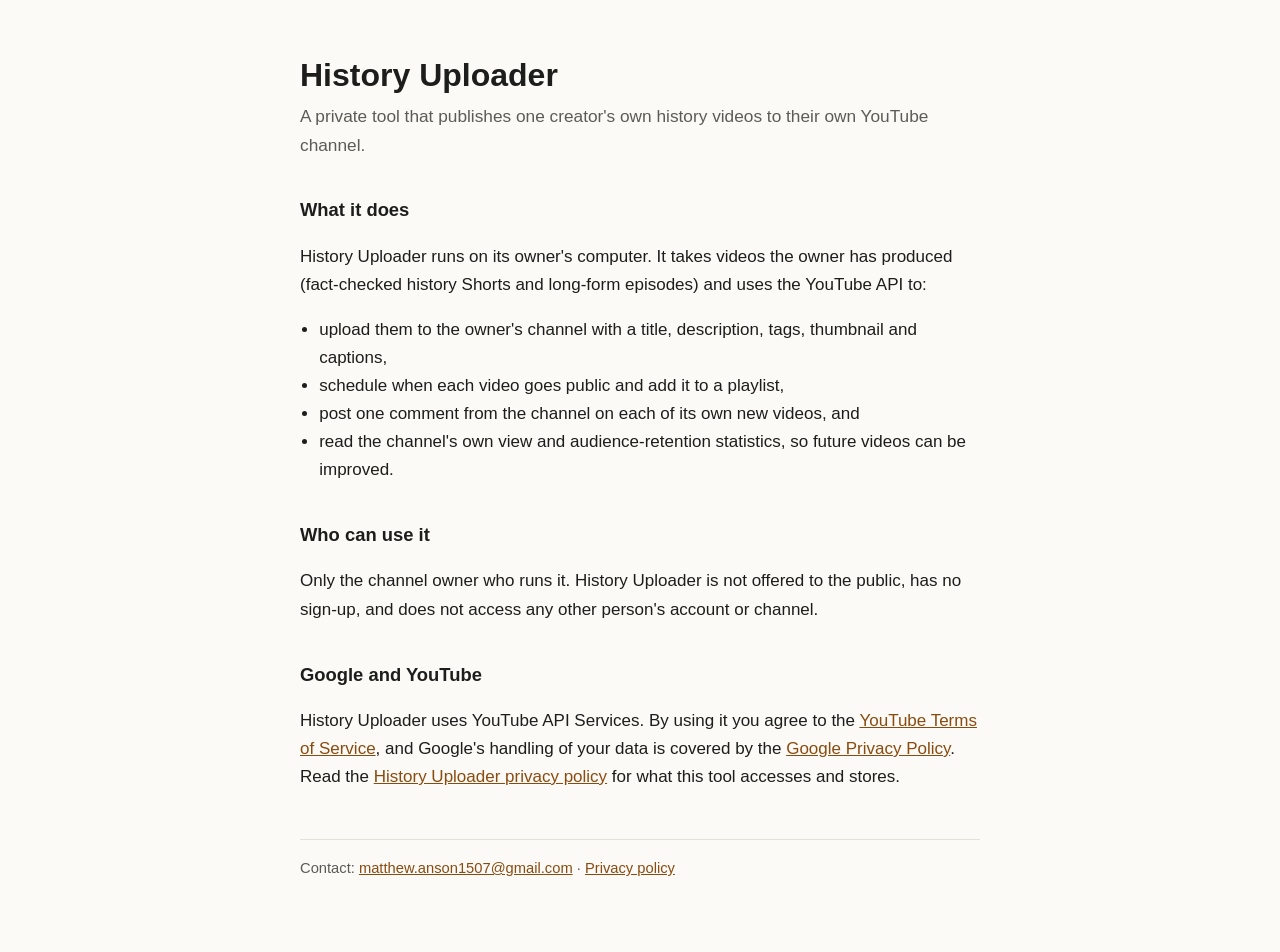
<file: index.html>
<!doctype html>
<html lang="en">
<head>
  <meta charset="utf-8">
  <meta name="viewport" content="width=device-width, initial-scale=1">
  <title>History Uploader</title>
  <meta name="description" content="History Uploader is a private tool that publishes one channel owner's own history videos to their own YouTube channel.">
  <link rel="stylesheet" href="style.css">
</head>
<body>
<main>
  <h1>History Uploader</h1>
  <p class="lede">A private tool that publishes one creator's own history videos to their own YouTube channel.</p>

  <h2>What it does</h2>
  <p>History Uploader runs on its owner's computer. It takes videos the owner has produced (fact-checked history
  Shorts and long-form episodes) and uses the YouTube API to:</p>
  <ul>
    <li>upload them to the owner's channel with a title, description, tags, thumbnail and captions,</li>
    <li>schedule when each video goes public and add it to a playlist,</li>
    <li>post one comment from the channel on each of its own new videos, and</li>
    <li>read the channel's own view and audience-retention statistics, so future videos can be improved.</li>
  </ul>

  <h2>Who can use it</h2>
  <p>Only the channel owner who runs it. History Uploader is not offered to the public, has no sign-up, and does not
  access any other person's account or channel.</p>

  <h2>Google and YouTube</h2>
  <p>History Uploader uses YouTube API Services. By using it you agree to the
  <a href="https://www.youtube.com/t/terms">YouTube Terms of Service</a>, and Google's handling of your data is
  covered by the <a href="https://policies.google.com/privacy">Google Privacy Policy</a>.
  Read the <a href="privacy.html">History Uploader privacy policy</a> for what this tool accesses and stores.</p>

  <footer>
    Contact: <a href="mailto:matthew.anson1507@gmail.com">matthew.anson1507@gmail.com</a> ·
    <a href="privacy.html">Privacy policy</a>
  </footer>
</main>
</body>
</html>
</file>
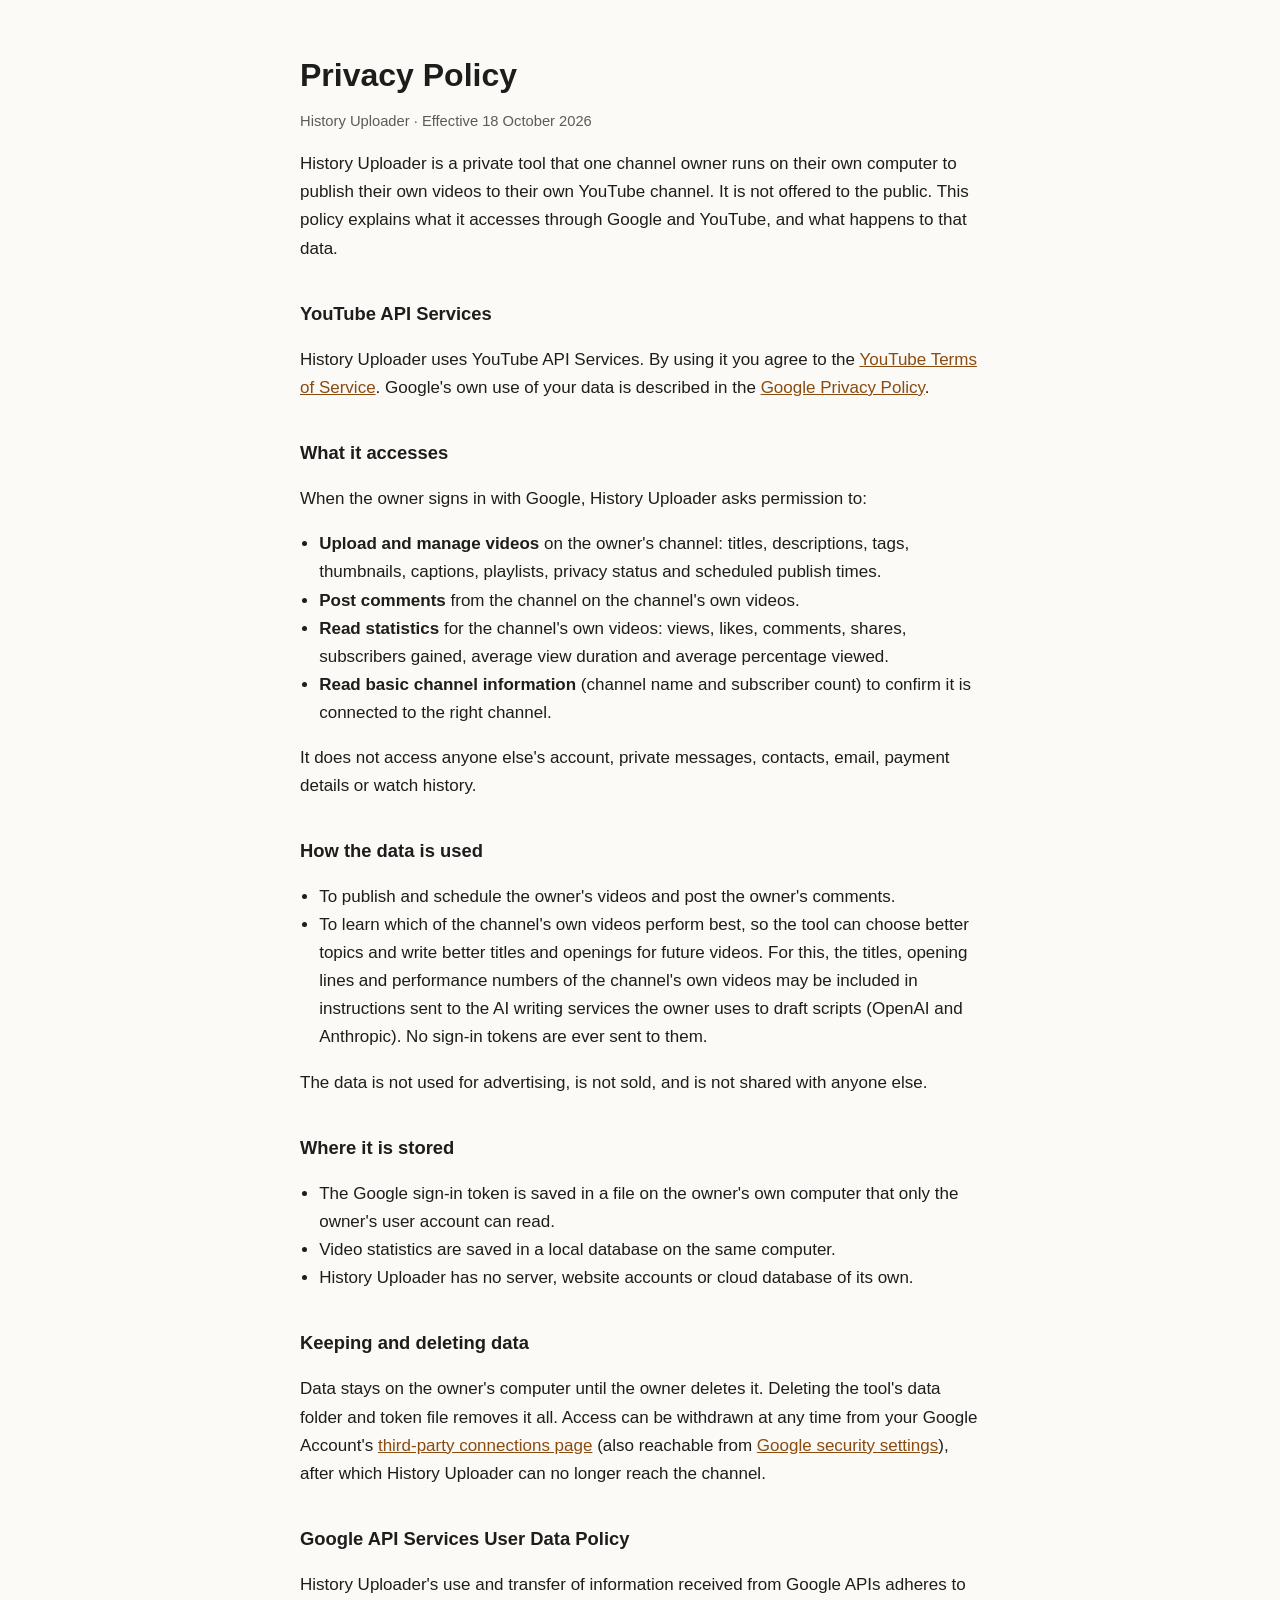
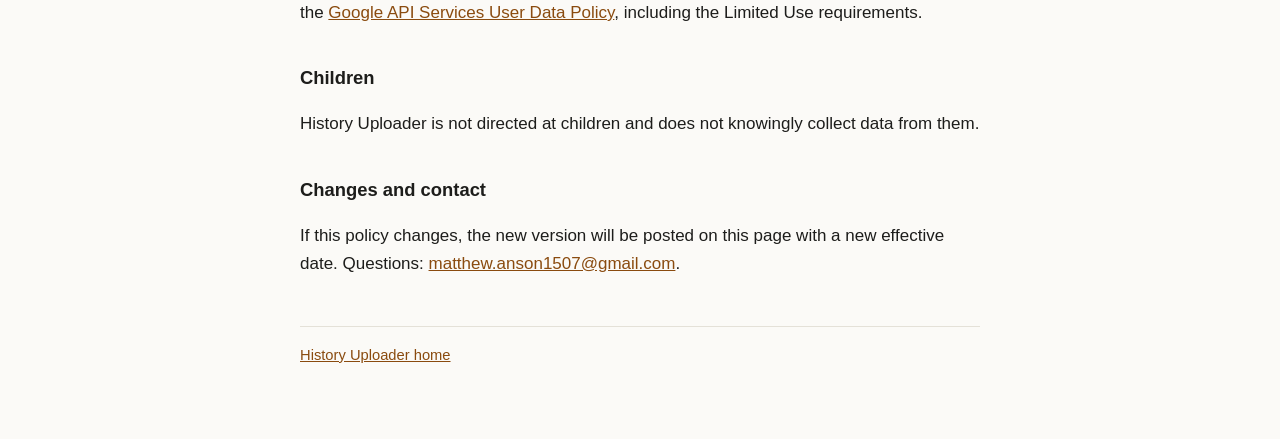
<file: privacy.html>
<!doctype html>
<html lang="en">
<head>
  <meta charset="utf-8">
  <meta name="viewport" content="width=device-width, initial-scale=1">
  <title>Privacy Policy · History Uploader</title>
  <meta name="description" content="How History Uploader accesses, uses, stores and shares data from Google and YouTube.">
  <link rel="stylesheet" href="style.css">
</head>
<body>
<main>
  <h1>Privacy Policy</h1>
  <p class="meta">History Uploader · Effective 18 October 2026</p>

  <p>History Uploader is a private tool that one channel owner runs on their own computer to publish their own
  videos to their own YouTube channel. It is not offered to the public. This policy explains what it accesses
  through Google and YouTube, and what happens to that data.</p>

  <h2>YouTube API Services</h2>
  <p>History Uploader uses YouTube API Services. By using it you agree to the
  <a href="https://www.youtube.com/t/terms">YouTube Terms of Service</a>. Google's own use of your data is described
  in the <a href="https://policies.google.com/privacy">Google Privacy Policy</a>.</p>

  <h2>What it accesses</h2>
  <p>When the owner signs in with Google, History Uploader asks permission to:</p>
  <ul>
    <li><strong>Upload and manage videos</strong> on the owner's channel: titles, descriptions, tags, thumbnails,
    captions, playlists, privacy status and scheduled publish times.</li>
    <li><strong>Post comments</strong> from the channel on the channel's own videos.</li>
    <li><strong>Read statistics</strong> for the channel's own videos: views, likes, comments, shares, subscribers
    gained, average view duration and average percentage viewed.</li>
    <li><strong>Read basic channel information</strong> (channel name and subscriber count) to confirm it is
    connected to the right channel.</li>
  </ul>
  <p>It does not access anyone else's account, private messages, contacts, email, payment details or watch
  history.</p>

  <h2>How the data is used</h2>
  <ul>
    <li>To publish and schedule the owner's videos and post the owner's comments.</li>
    <li>To learn which of the channel's own videos perform best, so the tool can choose better topics and write
    better titles and openings for future videos. For this, the titles, opening lines and performance numbers of
    the channel's own videos may be included in instructions sent to the AI writing services the owner uses to
    draft scripts (OpenAI and Anthropic). No sign-in tokens are ever sent to them.</li>
  </ul>
  <p>The data is not used for advertising, is not sold, and is not shared with anyone else.</p>

  <h2>Where it is stored</h2>
  <ul>
    <li>The Google sign-in token is saved in a file on the owner's own computer that only the owner's user account
    can read.</li>
    <li>Video statistics are saved in a local database on the same computer.</li>
    <li>History Uploader has no server, website accounts or cloud database of its own.</li>
  </ul>

  <h2>Keeping and deleting data</h2>
  <p>Data stays on the owner's computer until the owner deletes it. Deleting the tool's data folder and token file
  removes it all. Access can be withdrawn at any time from your Google Account's
  <a href="https://myaccount.google.com/connections">third-party connections page</a>
  (also reachable from <a href="https://security.google.com/settings/security/permissions">Google security
  settings</a>), after which History Uploader can no longer reach the channel.</p>

  <h2>Google API Services User Data Policy</h2>
  <p>History Uploader's use and transfer of information received from Google APIs adheres to the
  <a href="https://developers.google.com/terms/api-services-user-data-policy">Google API Services User Data
  Policy</a>, including the Limited Use requirements.</p>

  <h2>Children</h2>
  <p>History Uploader is not directed at children and does not knowingly collect data from them.</p>

  <h2>Changes and contact</h2>
  <p>If this policy changes, the new version will be posted on this page with a new effective date. Questions:
  <a href="mailto:matthew.anson1507@gmail.com">matthew.anson1507@gmail.com</a>.</p>

  <footer><a href="index.html">History Uploader home</a></footer>
</main>
</body>
</html>
</file>
<file: style.css>
:root { --bg: #fbfaf7; --text: #1d1d1b; --muted: #5d5b55; --rule: #e4e1d8; --link: #8a4b0f; }
@media (prefers-color-scheme: dark) {
  :root { --bg: #161513; --text: #ecebe6; --muted: #a7a49b; --rule: #34322d; --link: #f0b26a; }
}
* { box-sizing: border-box; }
body { margin: 0; background: var(--bg); color: var(--text);
       font: 17px/1.65 -apple-system, BlinkMacSystemFont, "Segoe UI", Roboto, "Helvetica Neue", Arial, sans-serif; }
main { max-width: 720px; margin: 0 auto; padding: 56px 20px 72px; }
h1 { font-size: 2rem; line-height: 1.2; margin: 0 0 8px; }
h2 { font-size: 1.15rem; margin: 36px 0 8px; }
p, li { color: var(--text); }
.lede { color: var(--muted); font-size: 1.08rem; margin: 0 0 28px; }
.meta { color: var(--muted); font-size: 0.92rem; }
a { color: var(--link); }
ul { padding-left: 1.2rem; }
footer { margin-top: 48px; padding-top: 16px; border-top: 1px solid var(--rule); color: var(--muted); font-size: 0.92rem; }
</file>
